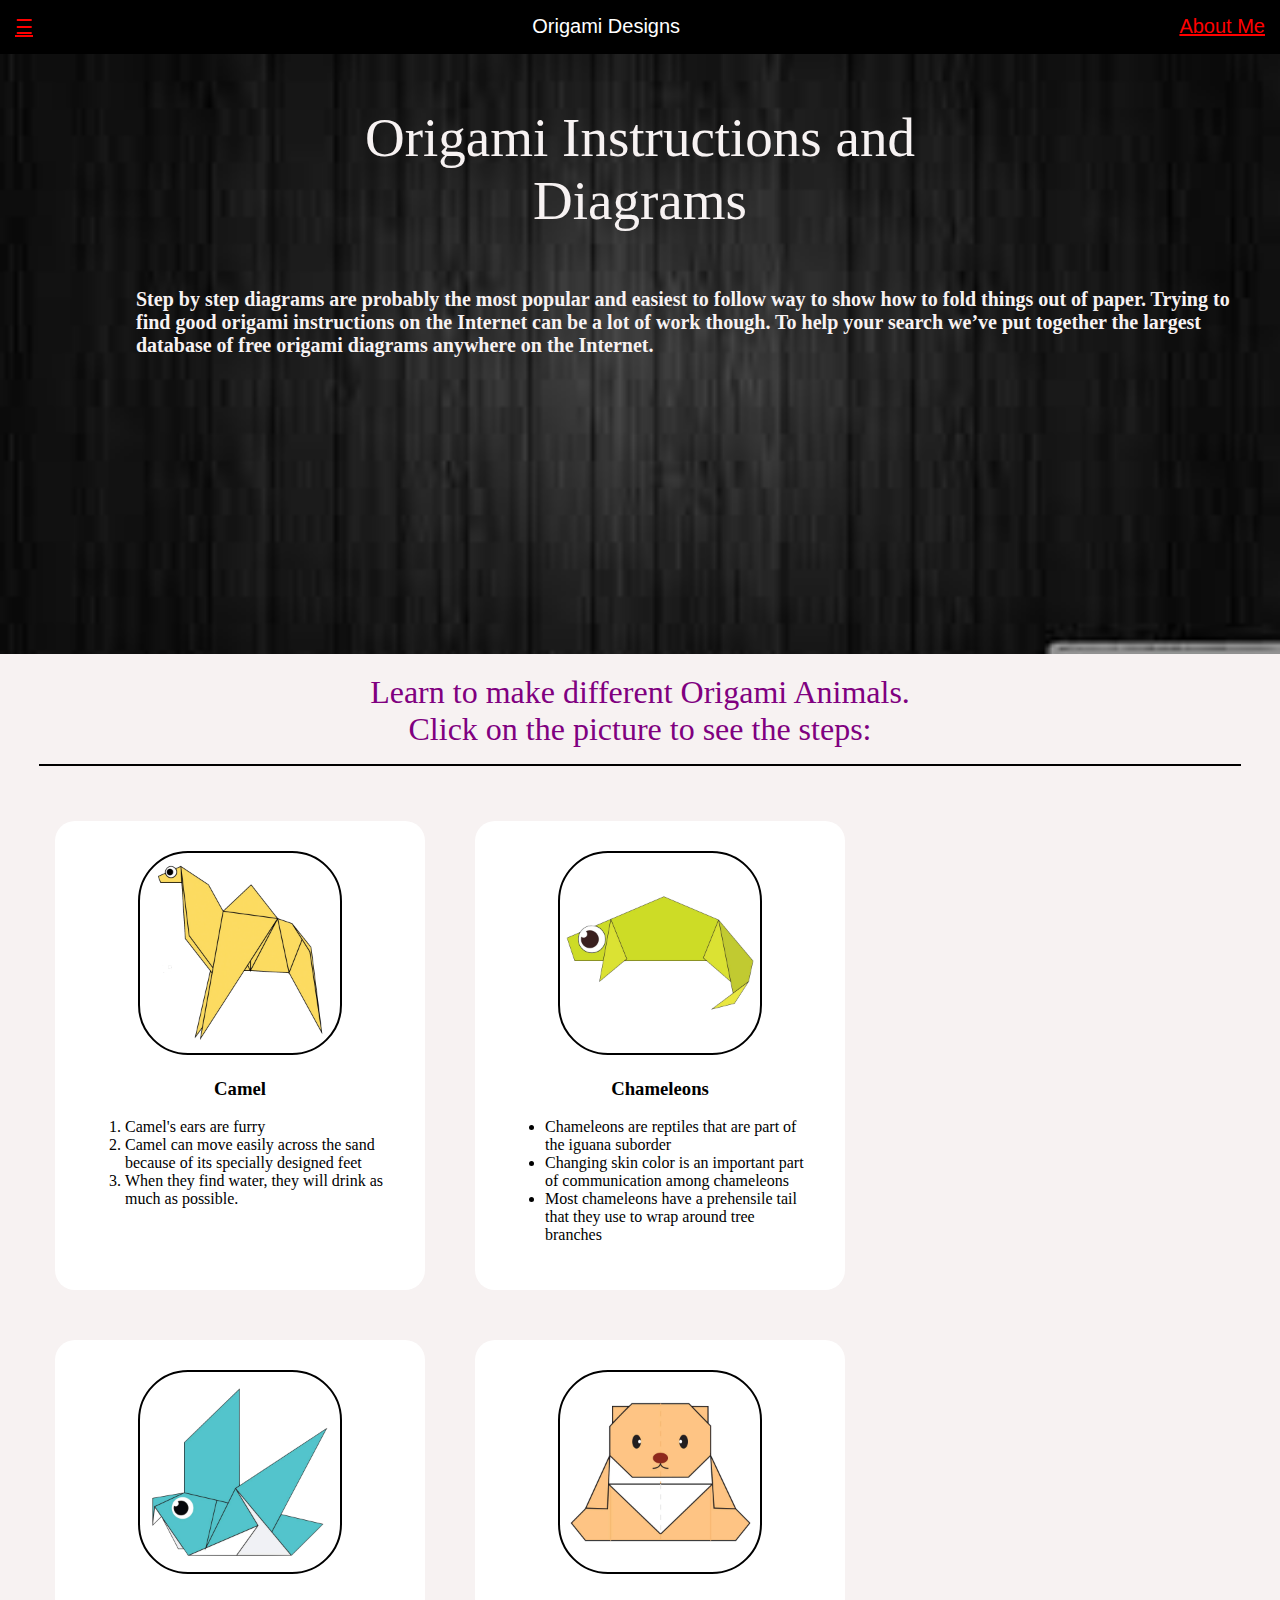
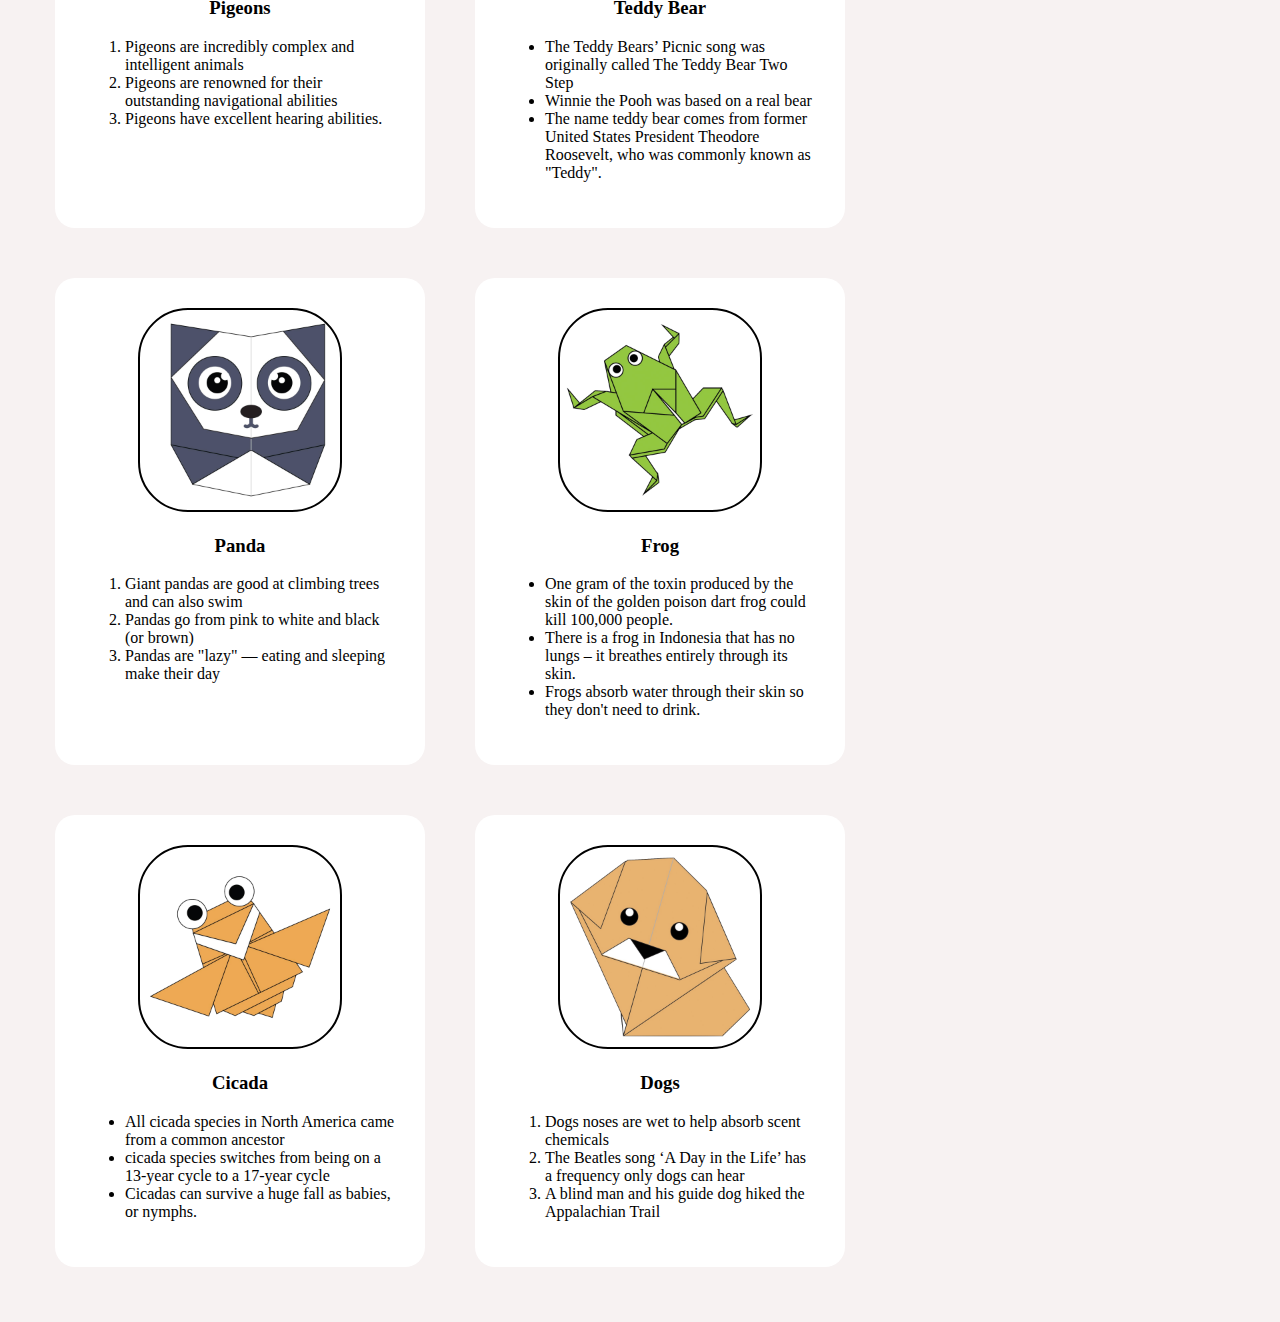
<file: index.html>
<!DOCTYPE HTML>
<html>
    <head>
        <title>Origami Designs</title>
        <link rel="stylesheet" type="text/css" href="style.css">
    </head>

    <body>
        <div class="header">
            <div class="menu">
                <div ><a href ="#">☰</a></div>
                <div >Origami Designs</div>
                <div ><a href ="aboutme.html">About Me</a></div>
            </div>
        </div>

        <div class ="bodyimg">
            <img src="wood.png" height="600px" width="100%">
            <p>
              Origami Instructions and Diagrams  
            </p>
            <h3>Step by step diagrams are probably the most popular and easiest to follow way to show how to fold things out of paper. 
                Trying to find good origami instructions on the Internet can be a lot of work though. 
                To help your search we’ve put together the largest database of free origami diagrams anywhere on the Internet.
            </h3>
        </div>

        <p><center><font color="purple", size=6>Learn to make different Origami Animals.<br>
        Click on the picture to see the steps:</font></center></p>
        <center><hr color="black", width=1200></center>

        <div class ="grid">
            <div class ="origami"><center>
                <a href ="http://origami.me/camel/"><img src="camel.png" width="200px" height="200px"></a>
                <h3> Camel </h3></center>
                <p><ol>
                        <li>Camel's ears are furry</li>
                        <li>Camel can move easily across the sand because of its specially designed feet</li>
                        <li>When they find water, they will drink as much as possible.</li>
                    </ol></p></div>
            <div class="origami"><center>
                <a href="http://origami.me/chameleon/"><img src="chameleon.png" width="200px" height="200px"></a>
                <h3> Chameleons </h3></center>
                <p> <ul>
                        <li>Chameleons are reptiles that are part of the iguana suborder</li>
                        <li>Changing skin color is an important part of communication among chameleons</li>
                        <li>Most chameleons have a prehensile tail that they use to wrap around tree branches</li>
                    </ul></p></div>
            <div class="origami"><center>
                <a href="http://origami.me/pigeon/"><img src="pigeon.png" width="200px" height="200px"></a>
                <h3> Pigeons </h3></center>
                <p><ol>
                    <li>Pigeons are incredibly complex and intelligent animals</li>
                    <li>Pigeons are renowned for their outstanding navigational abilities</li>
                    <li>Pigeons have excellent hearing abilities.</li>
                </ol></p></div>
            <div class="origami"><center>
                <a href="http://origami.me/teddy-bear/"><img src="bear.png" width="200px" height="200px"></a>
                <h3> Teddy Bear </h3></center>
                <p><ul>
                    <li>The Teddy Bears’ Picnic song was originally called The Teddy Bear Two Step</li>
                    <li>Winnie the Pooh was based on a real bear</li>   
                    <li>The name teddy bear comes from former United States President Theodore Roosevelt, who was commonly known as "Teddy".</li>     
                </ul></p></div>
            <div class="origami"><center>
                    <a href="http://origami.me/panda/"><img src="panda.png" width="200px" height="200px"></a>
                    <h3> Panda </h3></center>
                <p><ol>
                    <li>Giant pandas are good at climbing trees and can also swim</li>
                    <li>Pandas go from pink to white and black (or brown)</li>
                    <li>Pandas are "lazy" — eating and sleeping make their day</li>
                </ol></p></div>
            <div class="origami"><center>
                    <a href ="http://origami.me/traditional-frog/"><img src="frog.png" width="200px" height="200px"></a>
                    <h3> Frog </h3></center>
                <p><ul>
                    <li>One gram of the toxin produced by the skin of the golden poison dart frog could kill 100,000 people.</li>
                    <li>There is a frog in Indonesia that has no lungs – it breathes entirely through its skin.</li>
                    <li>Frogs absorb water through their skin so they don't need to drink.
                    </ul></p></div>
            <div class="origami"><center>
                    <a href="http://origami.me/flying-cicada/"><img src="cicada.png" width="200px" height="200px"></a>
                    <h3> Cicada </h3></center>
                <p><ul>
                    <li>All cicada species in North America came from a common ancestor</li>
                    <li>cicada species switches from being on a 13-year cycle to a 17-year cycle</li>
                    <li>Cicadas can survive a huge fall as babies, or nymphs.</li>
                </ul></p></div>
            <div class="origami"><center>
                   <a href="http://origami.me/puppy/"><img src="dog.png" width="200px" height="200px"></a>
                    <h3> Dogs </h3></center>
                <p><ol>
                    <li>Dogs noses are wet to help absorb scent chemicals</li>
                    <li>The Beatles song ‘A Day in the Life’ has a frequency only dogs can hear</li>
                    <li>A blind man and his guide dog hiked the Appalachian Trail</li>
                </ol></p></div>
        </div>

    </body>
</html>
</file>
<file: style.css>
body{
    background-color: #f7f2f2;
    margin: 0px;
}

.menu{
    display: flex;
    justify-content: space-between;
    background-color: black;
    padding: 15px;
    font-size: 20px;
    font-family: sans-serif;
    font-weight: 400;
    color: white;
}

.bodyimg{
    position: relative;
}
.bodyimg p{
    color:#f7f2f2;
    font-size: 55px;
    font-family: Century Gothic;
    position: absolute;
    top:10%;
    left:50%;
    transform: translate(-50%,-50%);
}
.bodyimg h3{
    color:#f7f2f2;
    font-family: Century gothic;
    font-size: 20px;
    width: 1100px;
    position: absolute;
    top:40%;
    left:45%;
    transform: translate(-40%, -40%);
}

p{
    text-align: center;
    color: black;
}

h2{
    text-align: center;
    color: black;
}



.grid{
    display: flex;
    flex-wrap: wrap;
    font-family: sans-serif;
    margin: 30px;
}
.grid img{
    border: 2px solid black;
    border-radius: 50px;
}
.origami {
    border-radius: 20px;
    background-color: white;
    width:310px;
    font-family: fantasy;
    padding: 30px;
    margin: 25px;
    position: relative;
    opacity: o;
}

.origami p{
    position:absolute;
    top: 50%;
    left: 50%;
    transform: translate(-50%,-50%);
    color: orange;
   font-size: xx-large;
   font-style: italic;
   opacity: 0;
}

.origami:hover{
    transform: scale(1.2);
}

.origami:hover p{
    opacity: 1;
}

.origami:hover img{
    opacity: 0.33;
}

a:visited{
    color: lightblue;
}

a:link{
    color: red;
}
</file>
